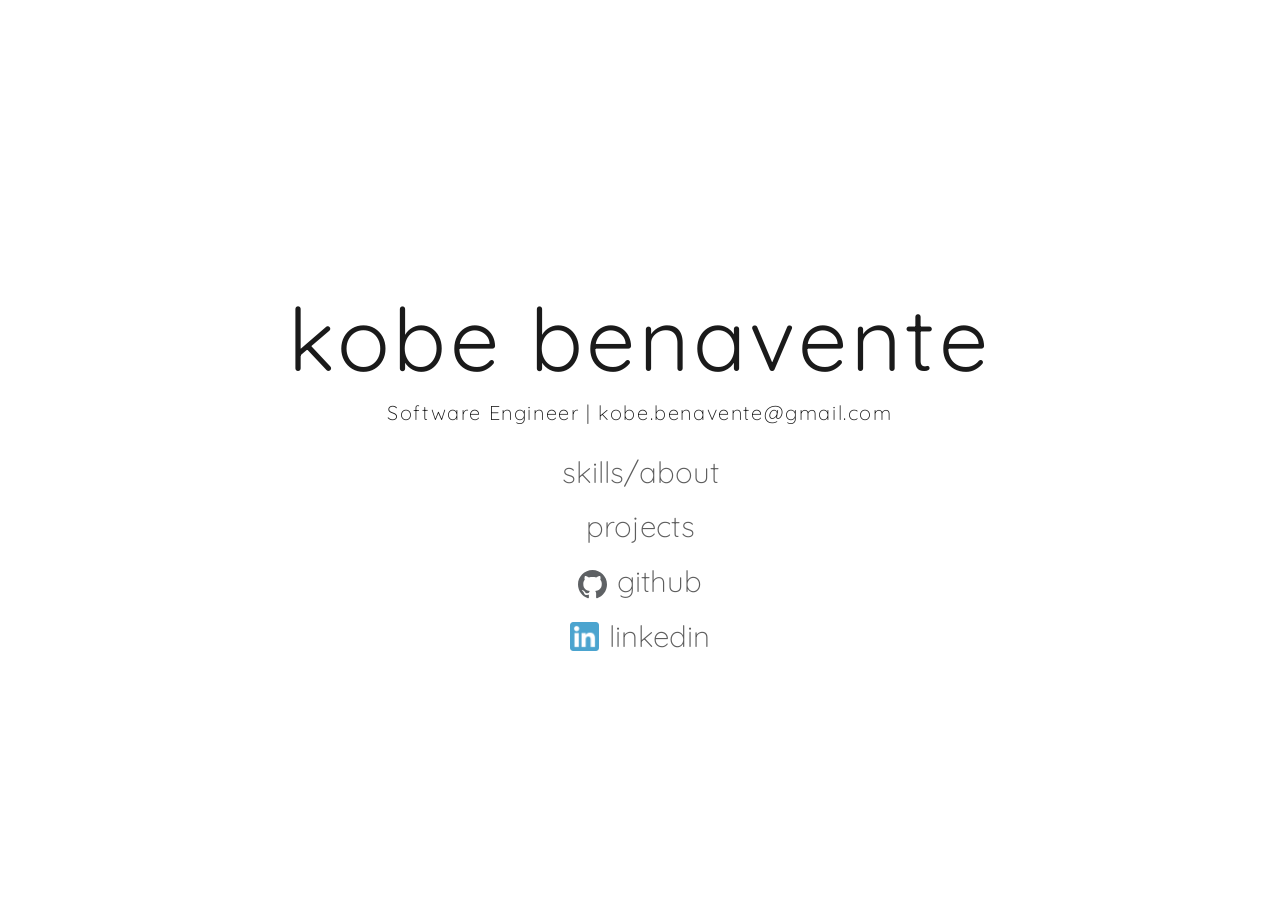
<file: index.html>
﻿<!DOCTYPE html>
<html lang="en">
<head>
  <meta charset="UTF-8" />
  <meta name="viewport" content="width=device-width, initial-scale=1.0" />
  <title>Kobe Benavente</title>
  <link rel="icon" type="image/png" href="Images/website_logo.png" />
  <link rel="preconnect" href="https://fonts.googleapis.com" />
    <link rel="preconnect" href="https://fonts.gstatic.com" crossorigin />
  <link href="https://fonts.googleapis.com/css2?family=Quicksand:wght@300..700&display=swap" rel="stylesheet" />
  <link rel="stylesheet" href="css/style.css" />
</head>
<body>
  <main class="home">
    <div class="title-wrap">
      <svg viewBox="0 0 700 160" xmlns="http://www.w3.org/2000/svg" class="arched-title">
        <defs>
          <path id="arc" d="M 60,100 Q 350,100 640,100" />
        </defs>
        <text>
          <textPath href="#arc" startOffset="50%" text-anchor="middle">
            kobe benavente
          </textPath>
        </text>
      </svg>
    </div>

    <p class="tagline">Software Engineer | kobe.benavente@gmail.com</p>

    <nav class="menu">
      <a href="skills.html" class="menu-item"> Skills/About </a>
      <a href="projects.html" class="menu-item">Projects</a>
      <a href="https://github.com/kobebenavente" target="_blank" rel="noopener" class="menu-item"><img src="Images/githublogo.svg" class="nav-logo" alt="" />GitHub</a>
      <a href="https://www.linkedin.com/in/kobebenavente/" target="_blank" rel="noopener" class="menu-item"><img src="Images/linkedinlogo.webp" class="nav-logo nav-logo--linkedin" alt="" />LinkedIn</a>
    </nav>
  </main>

  <script src="js/main.js"></script>
</body>
</html>
</file>
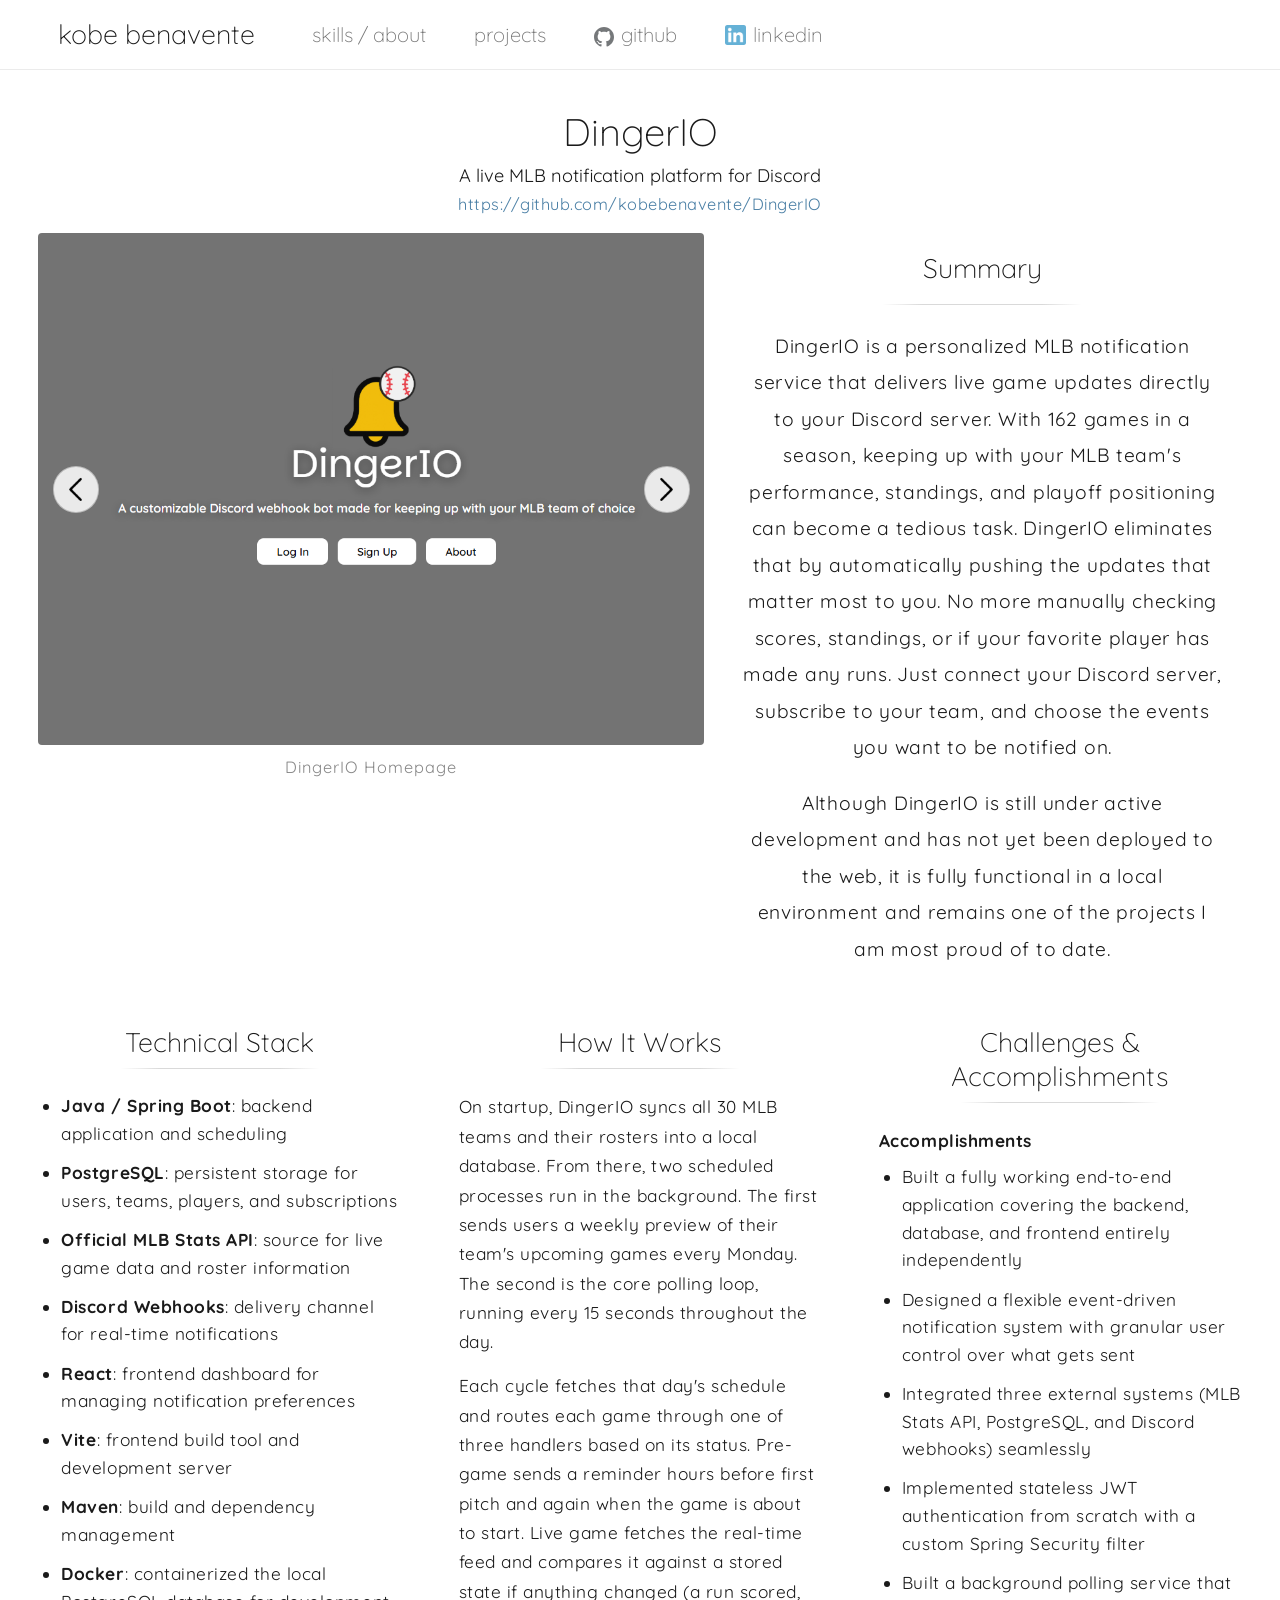
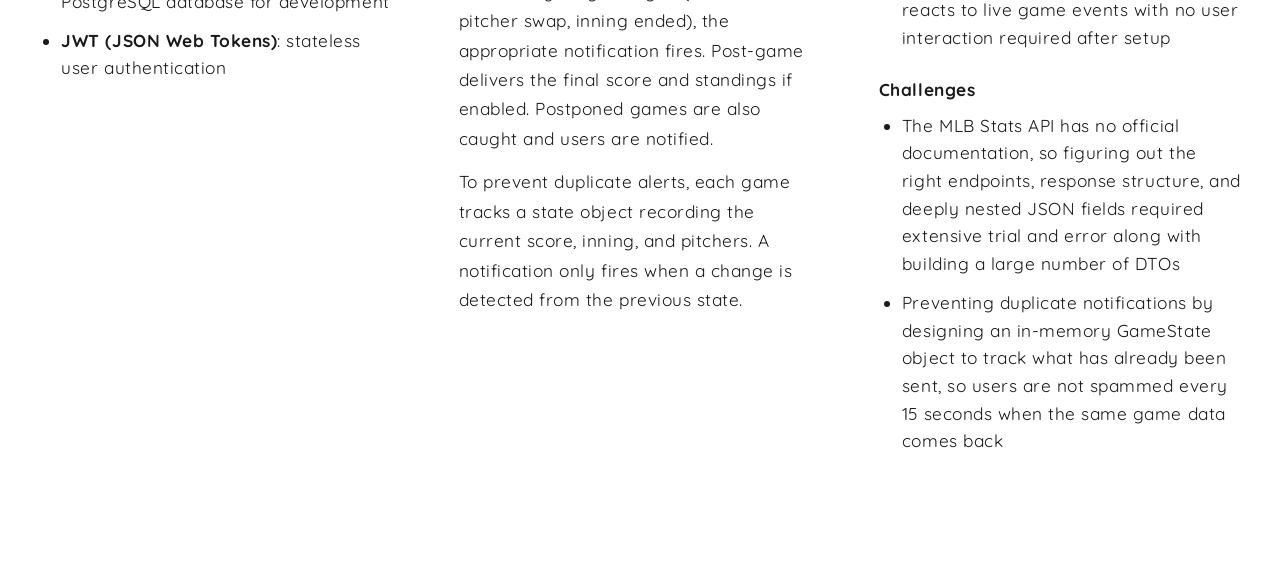
<file: dingerio.html>
﻿<!DOCTYPE html>
<html lang="en">
<head>
  <meta charset="UTF-8" />
  <meta name="viewport" content="width=device-width, initial-scale=1.0" />
  <title>Kobe Benavente — DingerIO</title>
  <link rel="icon" type="image/png" href="Images/website_logo.png" />
  <link rel="preconnect" href="https://fonts.googleapis.com" />
    <link rel="preconnect" href="https://fonts.gstatic.com" crossorigin />
  <link href="https://fonts.googleapis.com/css2?family=Quicksand:wght@300..700&display=swap" rel="stylesheet" />
  <link rel="stylesheet" href="css/style.css" />
</head>
<body class="inner-page">

  <header class="site-header">
    <a href="index.html" class="site-name">kobe benavente</a>
    <nav class="top-nav">
      <a href="skills.html" class="top-nav-item">Skills / About</a>
      <a href="projects.html" class="top-nav-item">Projects</a>
      <a href="https://github.com/kobebenavente" target="_blank" rel="noopener" class="top-nav-item"><img src="Images/githublogo.svg" class="nav-logo" alt="" />GitHub</a>
      <a href="https://www.linkedin.com/in/kobebenavente/" target="_blank" rel="noopener" class="top-nav-item"><img src="Images/linkedinlogo.webp" class="nav-logo nav-logo--linkedin" alt="" />LinkedIn</a>
    </nav>
  </header>

  <main class="project-page">

    <div class="project-page-header">
      <h1 class="project-page-title">DingerIO</h1>
      <p class="project-page-subtitle">A live MLB notification platform for Discord</p>
      <p class="project-repo"><a href="https://github.com/kobebenavente/DingerIO" target="_blank" rel="noopener" class="project-repo-link">https://github.com/kobebenavente/DingerIO</a></p>
    </div>

    <div class="project-page-body">

      <!-- Carousel -->
      <div class="carousel">
        <div class="carousel-track-wrap">
          <img src="Images/dinger_screenshots/dinger_homepage.png" alt="DingerIO screenshot" class="carousel-slide active" />
          <img src="Images/dinger_screenshots/team_picker.png" alt="DingerIO screenshot" class="carousel-slide" />
          <img src="Images/dinger_screenshots/team_dashboard.png" alt="DingerIO screenshot" class="carousel-slide" />
          <img src="Images/dinger_screenshots/scoring_screenshot.png" alt="DingerIO screenshot" class="carousel-slide carousel-slide--narrow" />
          <img src="Images/dinger_screenshots/standings_message.png" alt="DingerIO screenshot" class="carousel-slide carousel-slide--narrow" />
          <button class="carousel-btn carousel-btn--prev" aria-label="Previous"><img src="Images/next.png" class="carousel-arrow-icon flipped" /></button>
          <button class="carousel-btn carousel-btn--next" aria-label="Next"><img src="Images/next.png" class="carousel-arrow-icon" /></button>
        </div>
        <p class="carousel-caption" id="carousel-caption">DingerIO Homepage</p>
      </div>

      <!-- Description -->
      <div class="project-page-desc">
        <h2 class="project-page-section-title">Summary</h2>
        <p>DingerIO is a personalized MLB notification service that delivers live game updates directly to your
          Discord server. With 162 games in a season, keeping up with your MLB team's performance, standings, and playoff
          positioning can become a tedious task. DingerIO eliminates that by automatically pushing the updates that matter most to you. No more
          manually checking scores, standings, or if your favorite player has made any runs. Just connect your Discord server, subscribe to your team, and choose the events you want to be notified on.</p>
        <p style="margin-top: 1rem;">Although DingerIO is still under active development and has not yet been deployed to the web, it is fully functional in a local environment and remains one of the projects I am most proud of to date.</p>
      </div>

    </div>

    <!-- Bottom sections row -->
    <div class="project-bottom-row">

      <div class="project-bottom-col">
        <h2 class="project-page-section-title">Technical Stack</h2>
        <ul class="tech-stack-list">
          <li><span class="tech-name">Java / Spring Boot</span>: backend application and scheduling</li>
          <li><span class="tech-name">PostgreSQL</span>: persistent storage for users, teams, players, and subscriptions</li>
          <li><span class="tech-name">Official MLB Stats API</span>: source for live game data and roster information</li>
          <li><span class="tech-name">Discord Webhooks</span>: delivery channel for real-time notifications</li>
          <li><span class="tech-name">React</span>: frontend dashboard for managing notification preferences</li>
          <li><span class="tech-name">Vite</span>: frontend build tool and development server</li>
          <li><span class="tech-name">Maven</span>: build and dependency management</li>
          <li><span class="tech-name">Docker</span>: containerized the local PostgreSQL database for development</li>
          <li><span class="tech-name">JWT (JSON Web Tokens)</span>: stateless user authentication</li>
        </ul>
      </div>

      <div class="project-bottom-col">
        <h2 class="project-page-section-title">How It Works</h2>
        <p class="project-bottom-text">On startup, DingerIO syncs all 30 MLB teams and their rosters into a local database. From there, two scheduled processes run in the background. The first sends users a weekly preview of their team's upcoming games every Monday. The second is the core polling loop, running every 15 seconds throughout the day.</p>
        <p class="project-bottom-text" style="margin-top:0.75rem;">Each cycle fetches that day's schedule and routes each game through one of three handlers based on its status. Pre-game sends a reminder hours before first pitch and again when the game is about to start. Live game fetches the real-time feed and compares it against a stored state if anything changed (a run scored, pitcher swap, inning ended), the appropriate notification fires. Post-game delivers the final score and standings if enabled. Postponed games are also caught and users are notified.</p>
        <p class="project-bottom-text" style="margin-top:0.75rem;">To prevent duplicate alerts, each game tracks a state object recording the current score, inning, and pitchers. A notification only fires when a change is detected from the previous state.</p>
      </div>

      <div class="project-bottom-col">
        <h2 class="project-page-section-title">Challenges & Accomplishments</h2>
        <p class="project-bottom-text" style="font-weight:700; margin-bottom:0.4rem;">Accomplishments</p>
        <ul class="tech-stack-list" style="margin-bottom:1.2rem;">
          <li>Built a fully working end-to-end application covering the backend, database, and frontend entirely independently</li>
          <li>Designed a flexible event-driven notification system with granular user control over what gets sent</li>
          <li>Integrated three external systems (MLB Stats API, PostgreSQL, and Discord webhooks) seamlessly</li>
          <li>Implemented stateless JWT authentication from scratch with a custom Spring Security filter</li>
          <li>Built a background polling service that reacts to live game events with no user interaction required after setup</li>
        </ul>
        <p class="project-bottom-text" style="font-weight:700; margin-bottom:0.4rem;">Challenges</p>
        <ul class="tech-stack-list">
          <li>The MLB Stats API has no official documentation, so figuring out the right endpoints, response structure, and deeply nested JSON fields required extensive trial and error along with building a large number of DTOs</li>
          <li>Preventing duplicate notifications by designing an in-memory GameState object to track what has already been sent, so users are not spammed every 15 seconds when the same game data comes back</li>
        </ul>
      </div>

    </div>

  </main>

  <script src="js/main.js"></script>
  <script>
    (function() {
      const slides = Array.from(document.querySelectorAll('.carousel-slide'));
      const caption = document.getElementById('carousel-caption');
      const captions = [
        'DingerIO Homepage',
        'Choose Your Team',
        'Team Dashboard',
        'Live Scoring Notifications',
        'Live Standings Updates'
      ];
      let idx = 0;

      function goTo(n) {
        slides[idx].classList.remove('active');
        idx = (n + slides.length) % slides.length;
        slides[idx].classList.add('active');
        caption.textContent = captions[idx];
      }

      document.querySelector('.carousel-btn--prev').addEventListener('click', () => goTo(idx - 1));
      document.querySelector('.carousel-btn--next').addEventListener('click', () => goTo(idx + 1));
    })();
  </script>
</body>
</html>
</file>
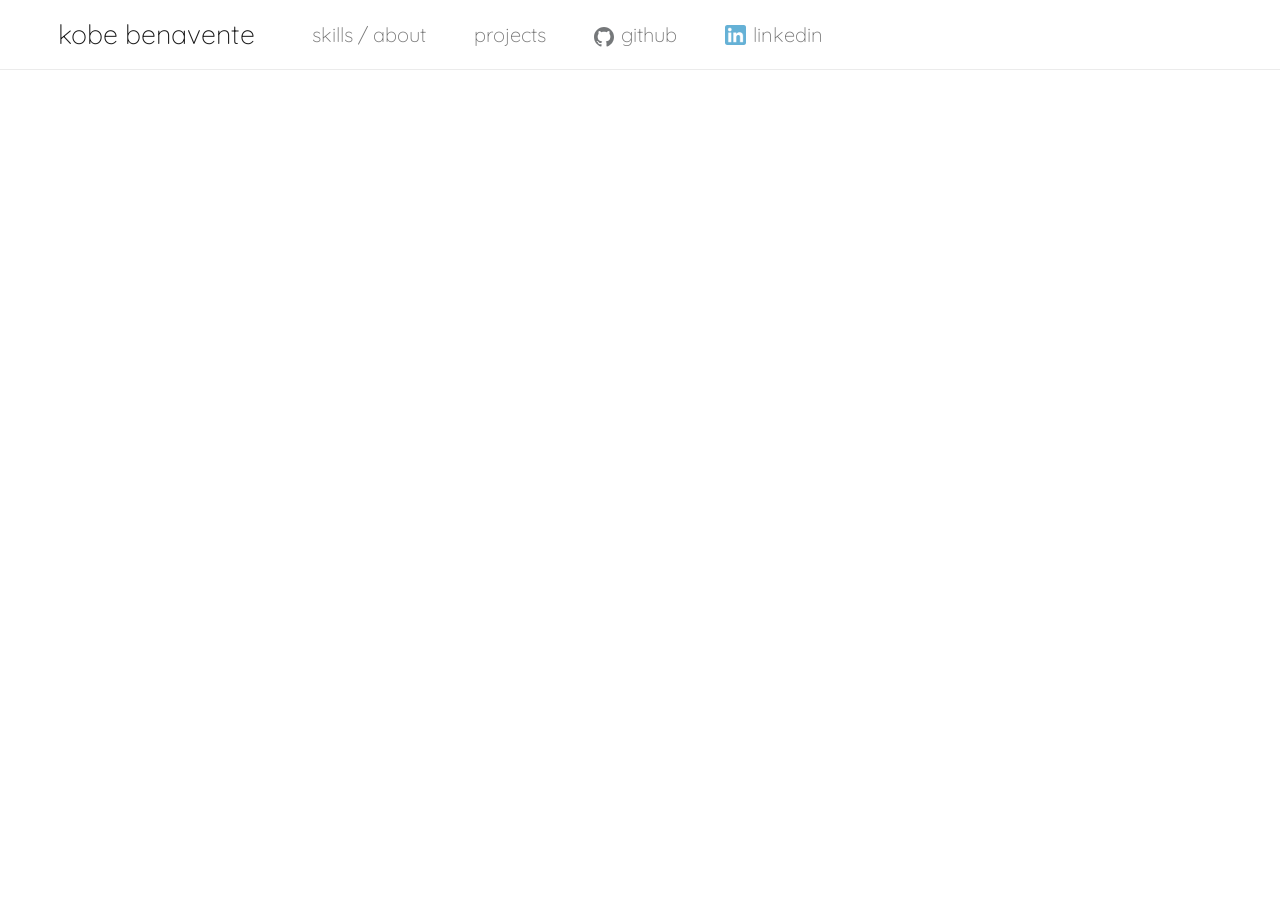
<file: fileorganizer.html>
﻿<!DOCTYPE html>
<html lang="en">
<head>
  <meta charset="UTF-8" />
  <meta name="viewport" content="width=device-width, initial-scale=1.0" />
  <title>Kobe Benavente — Fileorganizer</title>
  <link rel="icon" type="image/png" href="Images/website_logo.png" />
  <link rel="preconnect" href="https://fonts.googleapis.com" />
    <link rel="preconnect" href="https://fonts.gstatic.com" crossorigin />
  <link href="https://fonts.googleapis.com/css2?family=Quicksand:wght@300..700&display=swap" rel="stylesheet" />
  <link rel="stylesheet" href="css/style.css" />
</head>
<body class="inner-page">

  <header class="site-header">
    <a href="index.html" class="site-name">kobe benavente</a>
    <nav class="top-nav">
      <a href="skills.html" class="top-nav-item">Skills / About</a>
      <a href="projects.html" class="top-nav-item">Projects</a>
      <a href="https://github.com/kobebenavente" target="_blank" rel="noopener" class="top-nav-item"><img src="Images/githublogo.svg" class="nav-logo" alt="" />GitHub</a>
      <a href="https://www.linkedin.com/in/kobebenavente/" target="_blank" rel="noopener" class="top-nav-item"><img src="Images/linkedinlogo.webp" class="nav-logo nav-logo--linkedin" alt="" />LinkedIn</a>
    </nav>
  </header>

  <main class="project-page">
  </main>

  <script src="js/main.js"></script>
</body>
</html>
</file>
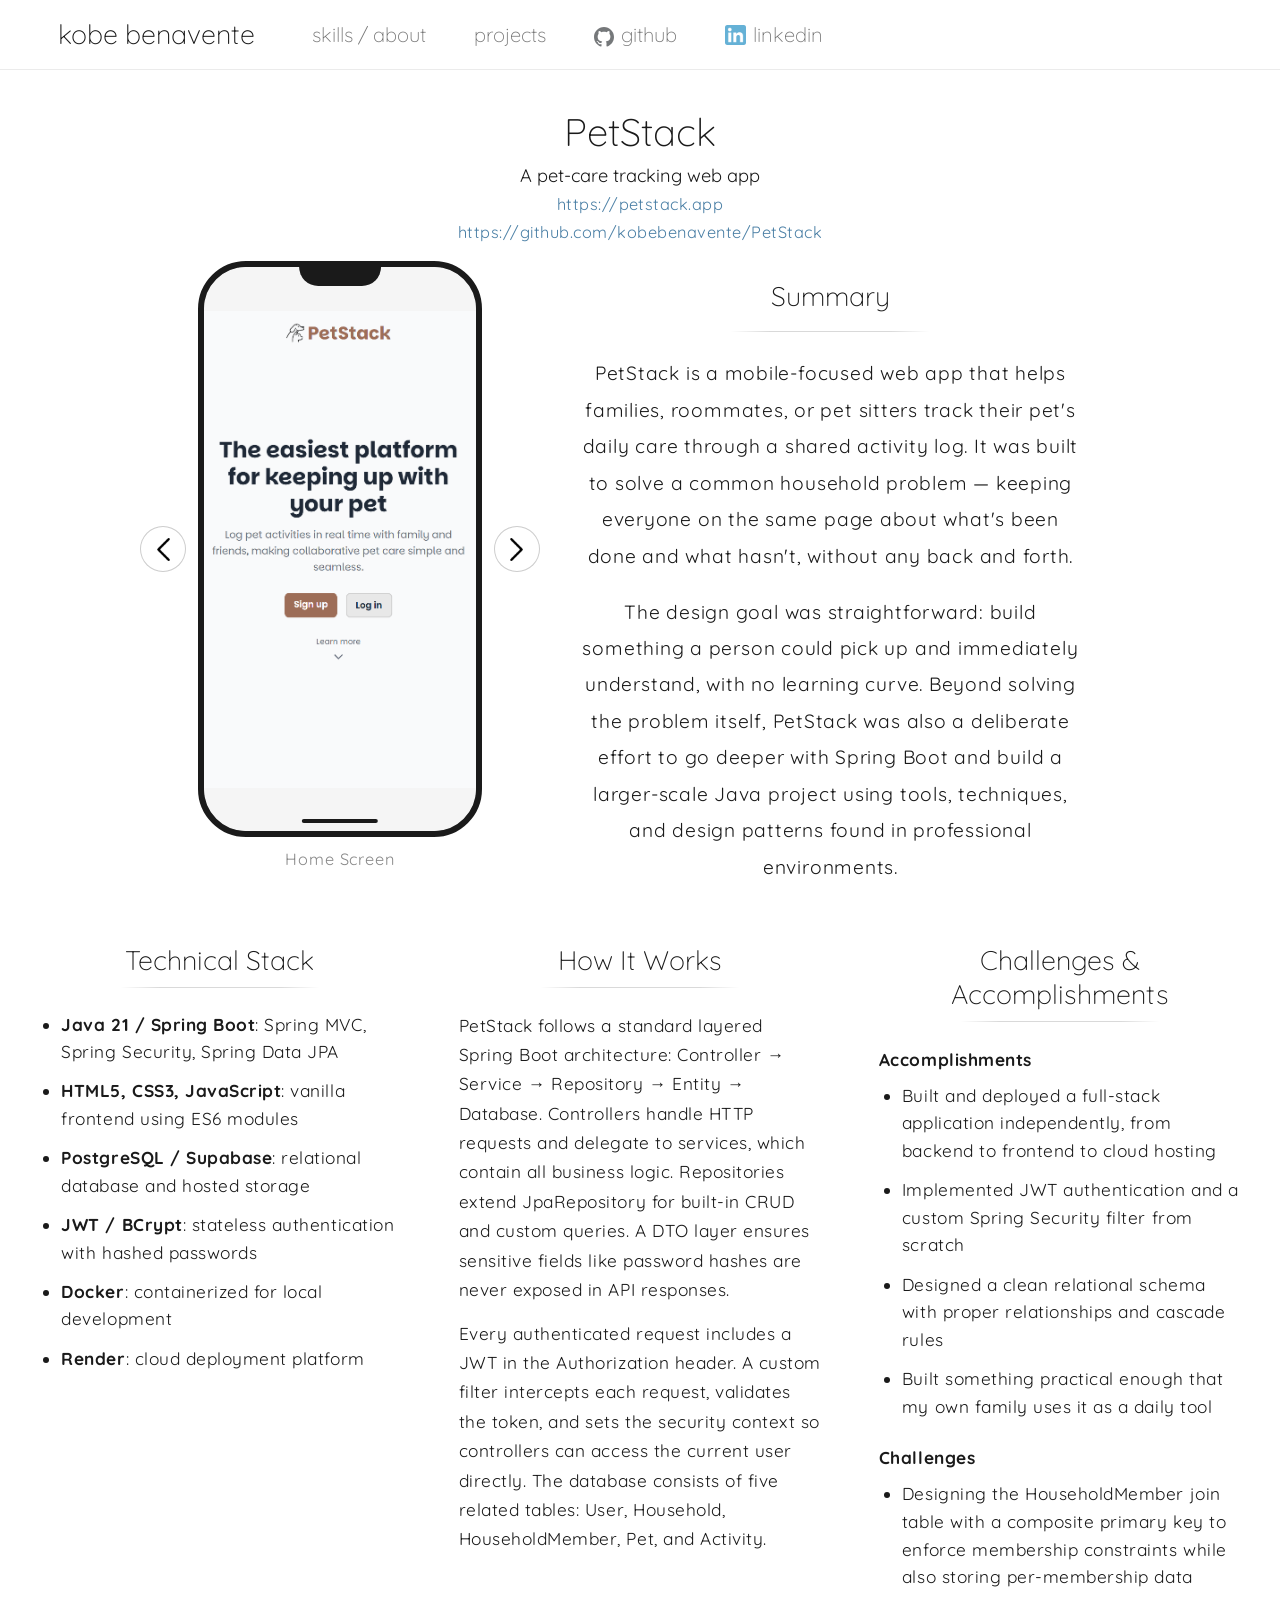
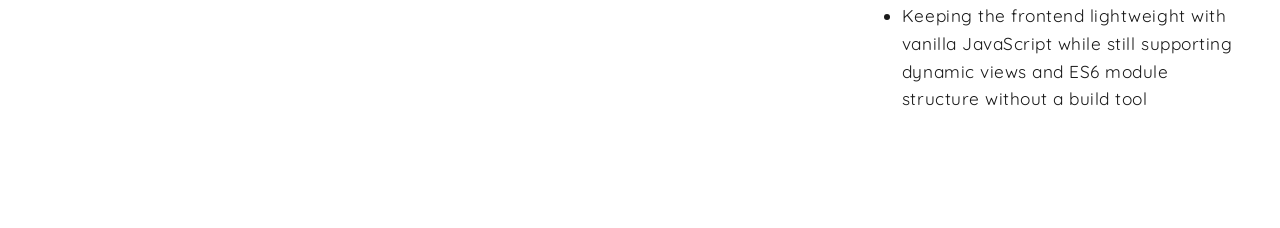
<file: petstack.html>
﻿<!DOCTYPE html>
<html lang="en">
<head>
  <meta charset="UTF-8" />
  <meta name="viewport" content="width=device-width, initial-scale=1.0" />
  <title>Kobe Benavente — PetStack</title>
  <link rel="icon" type="image/png" href="Images/website_logo.png" />
  <link rel="preconnect" href="https://fonts.googleapis.com" />
    <link rel="preconnect" href="https://fonts.gstatic.com" crossorigin />
  <link href="https://fonts.googleapis.com/css2?family=Quicksand:wght@300..700&display=swap" rel="stylesheet" />
  <link rel="stylesheet" href="css/style.css" />
</head>
<body class="inner-page">

  <header class="site-header">
    <a href="index.html" class="site-name">kobe benavente</a>
    <nav class="top-nav">
      <a href="skills.html" class="top-nav-item">Skills / About</a>
      <a href="projects.html" class="top-nav-item">Projects</a>
      <a href="https://github.com/kobebenavente" target="_blank" rel="noopener" class="top-nav-item"><img src="Images/githublogo.svg" class="nav-logo" alt="" />GitHub</a>
      <a href="https://www.linkedin.com/in/kobebenavente/" target="_blank" rel="noopener" class="top-nav-item"><img src="Images/linkedinlogo.webp" class="nav-logo nav-logo--linkedin" alt="" />LinkedIn</a>
    </nav>
  </header>

  <main class="project-page">

    <div class="project-page-header">
      <h1 class="project-page-title">PetStack</h1>
      <p class="project-page-subtitle">A pet-care tracking web app</p>
      <p class="project-repo"><a href="https://petstack.app/" target="_blank" rel="noopener" class="project-repo-link">https://petstack.app</a></p>
      <p class="project-repo"><a href="https://github.com/kobebenavente/PetStack" target="_blank" rel="noopener" class="project-repo-link">https://github.com/kobebenavente/PetStack</a></p>
    </div>

    <div class="project-page-body project-page-body--portrait">

      <!-- Carousel -->
      <div class="carousel carousel--portrait">
        <div class="carousel--portrait-inner">
          <button class="carousel-btn carousel-btn--outside carousel-btn--prev" aria-label="Previous"><img src="Images/next.png" class="carousel-arrow-icon flipped" /></button>
          <div class="carousel-track-wrap carousel-track-wrap--portrait">
            <img src="Images/petstack_screenshots/petstack_home.png" alt="PetStack screenshot" class="carousel-slide active" />
            <img src="Images/petstack_screenshots/petstack-dashboard.png" alt="PetStack screenshot" class="carousel-slide" />
            <img src="Images/petstack_screenshots/petstack_logging.png" alt="PetStack screenshot" class="carousel-slide" />
          </div>
          <button class="carousel-btn carousel-btn--outside carousel-btn--next" aria-label="Next"><img src="Images/next.png" class="carousel-arrow-icon" /></button>
        </div>
        <p class="carousel-caption" id="carousel-caption">Home Screen</p>
      </div>

      <!-- Description -->
      <div class="project-page-desc">
        <h2 class="project-page-section-title">Summary</h2>
        <p>PetStack is a mobile-focused web app that helps families, roommates, or pet sitters track their pet's daily care through a shared activity log. It was built to solve a common household problem — keeping everyone on the same page about what's been done and what hasn't, without any back and forth.</p>
        <p style="margin-top: 1rem;">The design goal was straightforward: build something a person could pick up and immediately understand, with no learning curve. Beyond solving the problem itself, PetStack was also a deliberate effort to go deeper with Spring Boot and build a larger-scale Java project using tools, techniques, and design patterns found in professional environments.</p>
      </div>

    </div>

    <!-- Bottom sections row -->
    <div class="project-bottom-row">

      <div class="project-bottom-col">
        <h2 class="project-page-section-title">Technical Stack</h2>
        <ul class="tech-stack-list">
          <li><span class="tech-name">Java 21 / Spring Boot</span>: Spring MVC, Spring Security, Spring Data JPA</li>
          <li><span class="tech-name">HTML5, CSS3, JavaScript</span>: vanilla frontend using ES6 modules</li>
          <li><span class="tech-name">PostgreSQL / Supabase</span>: relational database and hosted storage</li>
          <li><span class="tech-name">JWT / BCrypt</span>: stateless authentication with hashed passwords</li>
          <li><span class="tech-name">Docker</span>: containerized for local development</li>
          <li><span class="tech-name">Render</span>: cloud deployment platform</li>
        </ul>
      </div>

      <div class="project-bottom-col">
        <h2 class="project-page-section-title">How It Works</h2>
        <p class="project-bottom-text">PetStack follows a standard layered Spring Boot architecture: Controller → Service → Repository → Entity → Database. Controllers handle HTTP requests and delegate to services, which contain all business logic. Repositories extend JpaRepository for built-in CRUD and custom queries. A DTO layer ensures sensitive fields like password hashes are never exposed in API responses.</p>
        <p class="project-bottom-text" style="margin-top: 0.75rem;">Every authenticated request includes a JWT in the Authorization header. A custom filter intercepts each request, validates the token, and sets the security context so controllers can access the current user directly. The database consists of five related tables: User, Household, HouseholdMember, Pet, and Activity.</p>
      </div>

      <div class="project-bottom-col">
        <h2 class="project-page-section-title">Challenges & Accomplishments</h2>
        <p class="project-bottom-text" style="font-weight:700; margin-bottom:0.4rem;">Accomplishments</p>
        <ul class="tech-stack-list" style="margin-bottom:1.2rem;">
          <li>Built and deployed a full-stack application independently, from backend to frontend to cloud hosting</li>
          <li>Implemented JWT authentication and a custom Spring Security filter from scratch</li>
          <li>Designed a clean relational schema with proper relationships and cascade rules</li>
          <li>Built something practical enough that my own family uses it as a daily tool</li>
        </ul>
        <p class="project-bottom-text" style="font-weight:700; margin-bottom:0.4rem;">Challenges</p>
        <ul class="tech-stack-list">
          <li>Designing the HouseholdMember join table with a composite primary key to enforce membership constraints while also storing per-membership data</li>
          <li>Keeping the frontend lightweight with vanilla JavaScript while still supporting dynamic views and ES6 module structure without a build tool</li>
        </ul>
      </div>

    </div>

  </main>

  <script src="js/main.js"></script>
  <script>
    (function() {
      const slides = Array.from(document.querySelectorAll('.carousel-slide'));
      const caption = document.getElementById('carousel-caption');
      const captions = ['Home Screen', 'Dashboard', 'Logging'];
      let idx = 0;

      function goTo(n) {
        slides[idx].classList.remove('active');
        idx = (n + slides.length) % slides.length;
        slides[idx].classList.add('active');
        caption.textContent = captions[idx];
      }

      document.querySelector('.carousel-btn--prev').addEventListener('click', () => goTo(idx - 1));
      document.querySelector('.carousel-btn--next').addEventListener('click', () => goTo(idx + 1));
    })();
  </script>
</body>
</html>
</file>
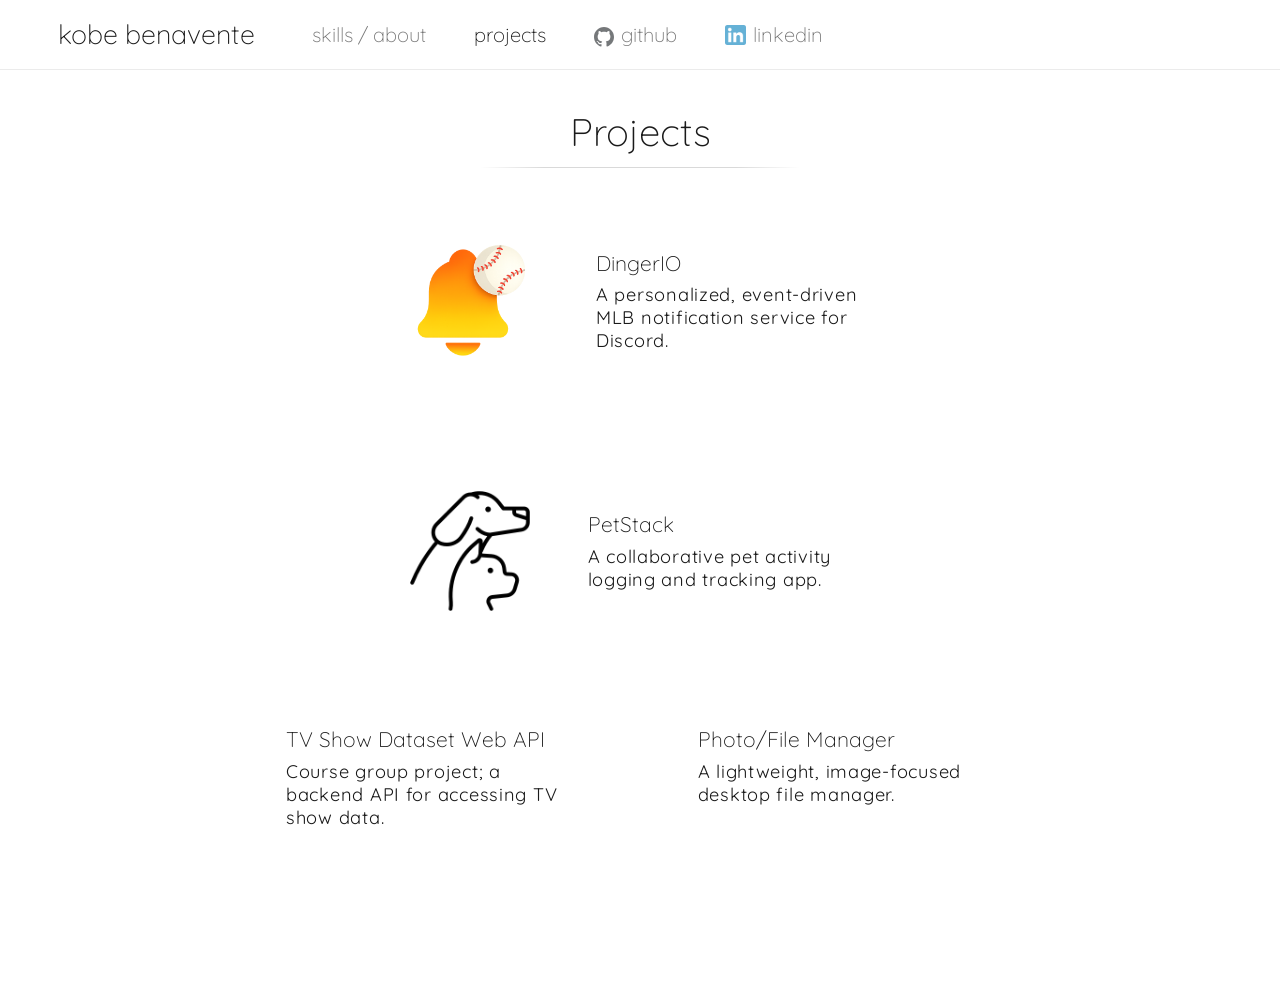
<file: projects.html>
﻿<!DOCTYPE html>
<html lang="en">
<head>
  <meta charset="UTF-8" />
  <meta name="viewport" content="width=device-width, initial-scale=1.0" />
  <title>Kobe Benavente — Projects</title>
  <link rel="icon" type="image/png" href="Images/website_logo.png" />
  <link rel="preconnect" href="https://fonts.googleapis.com" />
    <link rel="preconnect" href="https://fonts.gstatic.com" crossorigin />
  <link href="https://fonts.googleapis.com/css2?family=Quicksand:wght@300..700&display=swap" rel="stylesheet" />
  <link rel="stylesheet" href="css/style.css" />
</head>
<body class="inner-page">

  <header class="site-header">
    <a href="index.html" class="site-name">kobe benavente</a>
    <nav class="top-nav">
      <a href="skills.html" class="top-nav-item">Skills / About</a>
      <a href="projects.html" class="top-nav-item">Projects</a>
      <a href="https://github.com/kobebenavente" target="_blank" rel="noopener" class="top-nav-item"><img src="Images/githublogo.svg" class="nav-logo" alt="" />GitHub</a>
      <a href="https://www.linkedin.com/in/kobebenavente/" target="_blank" rel="noopener" class="top-nav-item"><img src="Images/linkedinlogo.webp" class="nav-logo nav-logo--linkedin" alt="" />LinkedIn</a>
    </nav>
  </header>

  <main class="projects-layout">
    <h1 class="projects-heading">Projects</h1>

    <!-- Featured projects -->
    <a href="dingerio.html" class="project-featured">
      <img src="Images/dinger_logo.png" alt="DingerIO logo" class="project-logo project-logo--lg" />
      <div class="project-info">
        <h2 class="project-title">DingerIO</h2>
        <p class="project-desc">A personalized, event-driven MLB notification service for Discord.</p>
      </div>
    </a>

    <a href="petstack.html" class="project-featured" style="padding-left: 60px;">
      <img src="Images/petstack_logo.png" alt="PetStack logo" class="project-logo" />
      <div class="project-info">
        <h2 class="project-title">PetStack</h2>
        <p class="project-desc">A collaborative pet activity logging and tracking app.</p>
      </div>
    </a>

    <!-- Smaller projects -->
    <div class="project-grid">
      <a href="https://github.com/Balkirat21/tcss460-group5-tv-api" target="_blank" rel="noopener" class="project-small">
        <h2 class="project-title">TV Show Dataset Web API</h2>
        <p class="project-desc">Course group project; a backend API for accessing TV show data.</p>
      </a>
      <a href="https://github.com/kobebenavente/Photo-Manager" target="_blank" rel="noopener" class="project-small">
        <h2 class="project-title">Photo/File Manager</h2>
        <p class="project-desc">A lightweight, image-focused desktop file manager.</p>
      </a>
    </div>
  </main>

  <script src="js/main.js"></script>
</body>
</html>
</file>
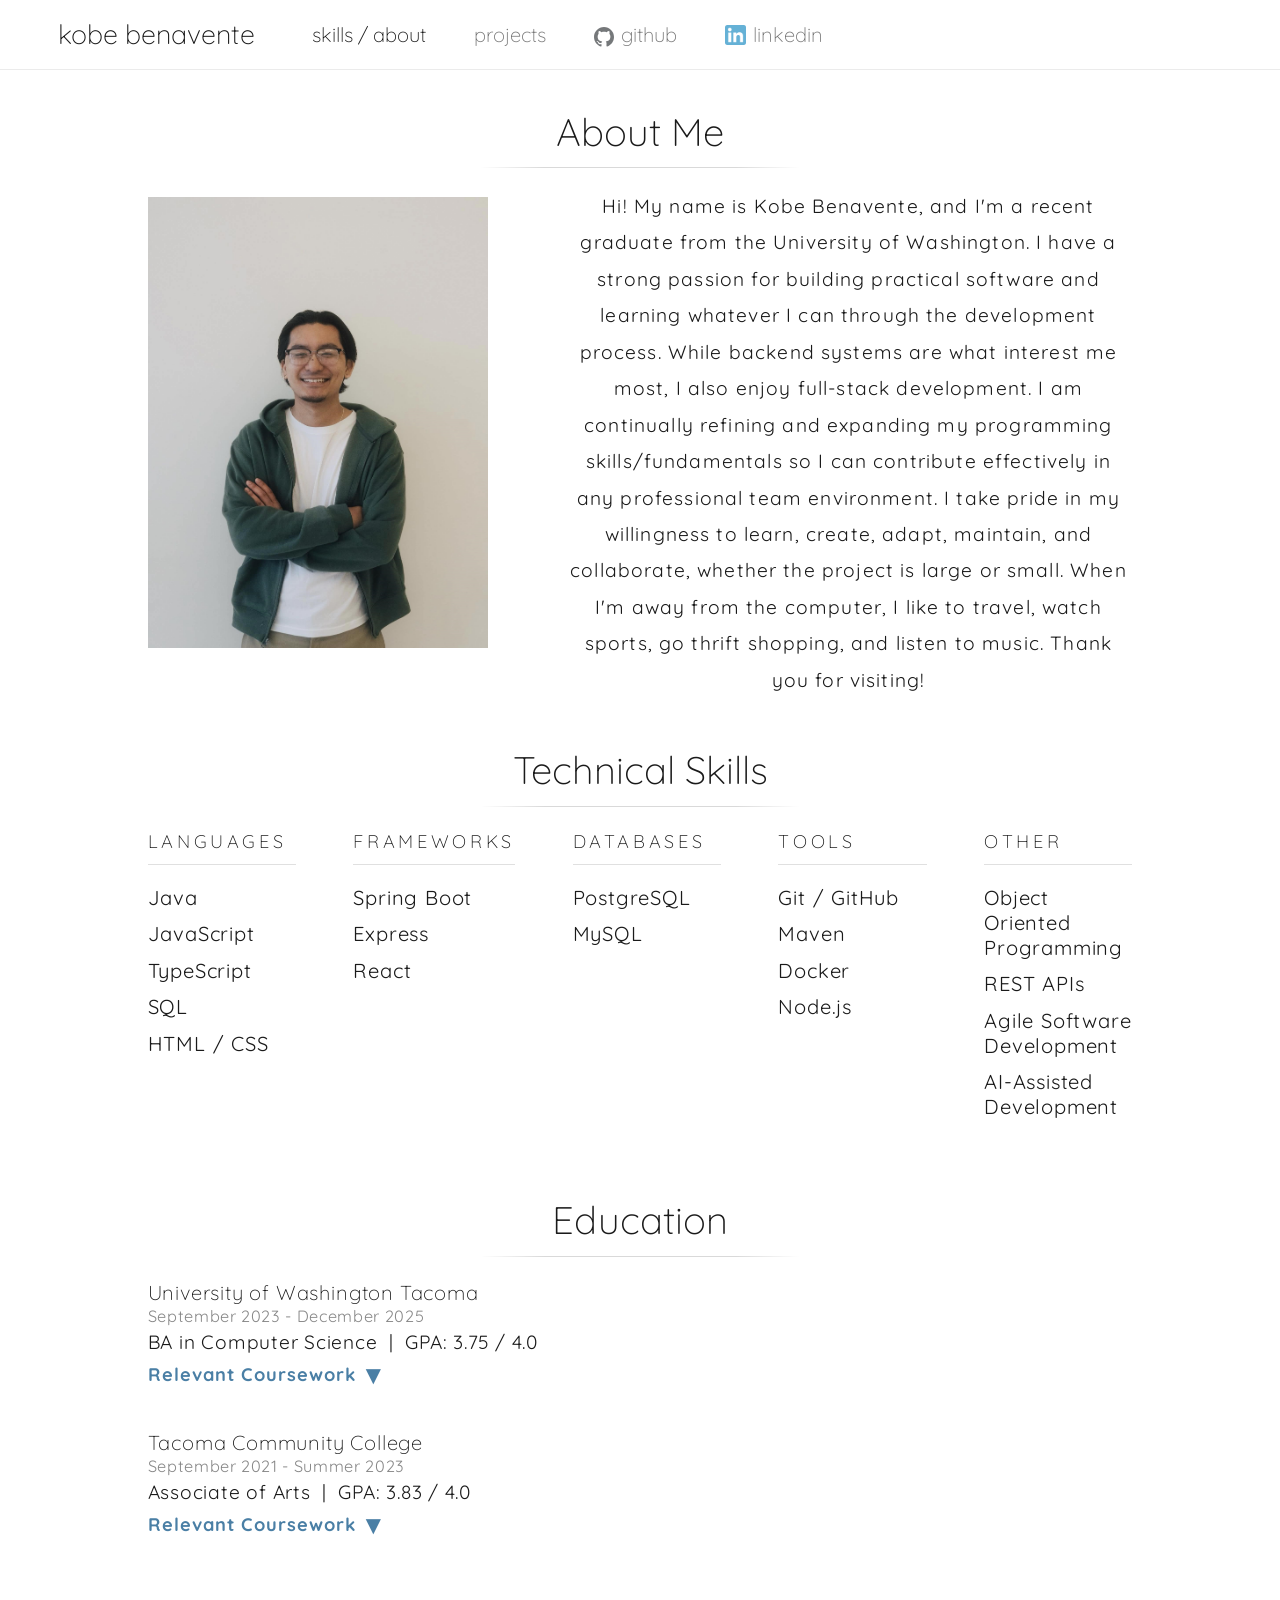
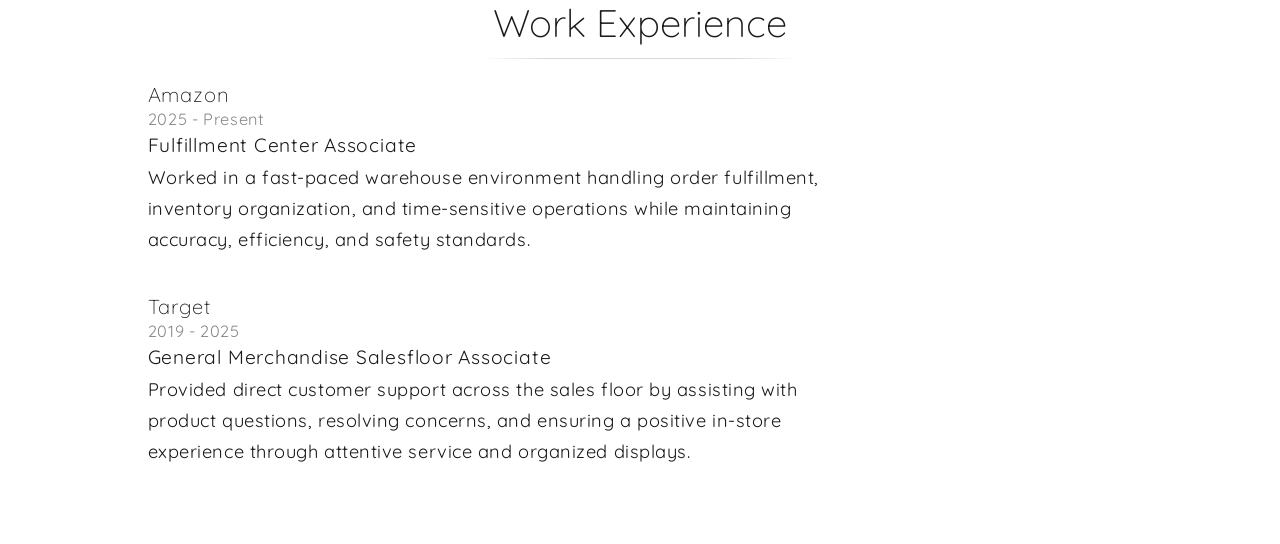
<file: skills.html>
﻿<!DOCTYPE html>
<html lang="en">
<head>
  <meta charset="UTF-8" />
  <meta name="viewport" content="width=device-width, initial-scale=1.0" />
  <title>Kobe Benavente — Skills</title>
  <link rel="icon" type="image/png" href="Images/website_logo.png" />
  <link rel="preconnect" href="https://fonts.googleapis.com" />
    <link rel="preconnect" href="https://fonts.gstatic.com" crossorigin />
  <link href="https://fonts.googleapis.com/css2?family=Quicksand:wght@300..700&display=swap" rel="stylesheet" />
  <link rel="stylesheet" href="css/style.css" />
</head>
<body class="inner-page">

  <header class="site-header">
    <a href="index.html" class="site-name">kobe benavente</a>
    <nav class="top-nav">
      <a href="skills.html" class="top-nav-item">Skills / About</a>
      <a href="projects.html" class="top-nav-item">Projects</a>
      <a href="https://github.com/kobebenavente" target="_blank" rel="noopener" class="top-nav-item"><img src="Images/githublogo.svg" class="nav-logo" alt="" />GitHub</a>
      <a href="https://www.linkedin.com/in/kobebenavente/" target="_blank" rel="noopener" class="top-nav-item"><img src="Images/linkedinlogo.webp" class="nav-logo nav-logo--linkedin" alt="" />LinkedIn</a>
    </nav>
  </header>

  <div class="about-heading-wrap">
    <h1 class="about-heading">About Me</h1>
  </div>

  <main class="about-layout">
    <div class="about-image">
      <img src="Images/kobe_headshot.jpg" alt="Kobe Benavente" />
    </div>
    <div class="about-text">
      <p class="about-body">
Hi! My name is Kobe Benavente, and I'm a recent graduate from the University of Washington.

I have a strong passion for building practical software and learning whatever I can through the development process. While backend systems are what interest me most, I also enjoy full-stack development.

I am continually refining and expanding my programming skills/fundamentals so I can contribute effectively in any professional team environment. I take pride in my willingness to learn, create, adapt, maintain, and collaborate, whether the project is large or small.

When I'm away from the computer, I like to travel, watch sports, go thrift shopping, and listen to music.

Thank you for visiting!
      </p>
    </div>
  </main>

  <section class="skills-section">
    <h2 class="skills-heading">Technical Skills</h2>
    <div class="skills-grid">

      <div class="skill-category">
        <h3 class="skill-cat-title">Languages</h3>
        <ul class="skill-list">
          <li>Java</li>
          <li>JavaScript</li>
          <li>TypeScript</li>
          <li>SQL</li>
          <li>HTML / CSS</li>
        </ul>
      </div>

      <div class="skill-category">
        <h3 class="skill-cat-title">Frameworks</h3>
        <ul class="skill-list">
          <li>Spring Boot</li>
          <li>Express</li>
          <li>React</li>
        </ul>
      </div>

      <div class="skill-category">
        <h3 class="skill-cat-title">Databases</h3>
        <ul class="skill-list">
          <li>PostgreSQL</li>
          <li>MySQL</li>
        </ul>
      </div>

      <div class="skill-category">
        <h3 class="skill-cat-title">Tools</h3>
        <ul class="skill-list">
          <li>Git / GitHub</li>
          <li>Maven</li>
          <li>Docker</li>
          <li>Node.js</li>
        </ul>
      </div>

      <div class="skill-category">
        <h3 class="skill-cat-title">Other</h3>
        <ul class="skill-list">
          <li>Object Oriented Programming</li>
          <li>REST APIs</li>
          <li>Agile Software Development</li>
          <li>AI-Assisted Development</li>
        </ul>
      </div>

    </div>
  </section>

  <section class="edu-section">
    <h2 class="skills-heading">Education</h2>
    <p class="edu-university">University of Washington Tacoma</p>
    <p class="edu-dates">September 2023 - December 2025</p>
    <p class="edu-details">BA in Computer Science &nbsp;|&nbsp; GPA: 3.75 / 4.0</p>
    <details class="coursework">
      <summary class="coursework-toggle">Relevant Coursework</summary>
      <ul class="coursework-list">
        <li>Data Structures &amp; Algorithms</li>
        <li>Client/Server Programming</li>
        <li>Database Design</li>
        <li>Software Development and Quality Assurance</li>
        <li>Java Programming</li>
        <li>Machine Organization</li>
        <li>Discrete Mathematics</li>
        <li>Statistics</li>
        <li>Data Management</li>
        <li>Cloud Computing</li>
      </ul>
    </details>

    <p class="edu-university" style="margin-top: 2rem;">Tacoma Community College</p>
    <p class="edu-dates">September 2021 - Summer 2023</p>
    <p class="edu-details">Associate of Arts &nbsp;|&nbsp; GPA: 3.83 / 4.0</p>
    <details class="coursework">
      <summary class="coursework-toggle">Relevant Coursework</summary>
      <ul class="coursework-list">
        <li>Computer Programming</li>
        <li>Physics</li>
        <li>Calculus 1 &amp; 2</li>
      </ul>
    </details>
  </section>

  <section class="work-section">
    <h2 class="skills-heading">Work Experience</h2>

    <div class="work-entry">
      <p class="edu-university">Amazon</p>
      <p class="edu-dates">2025 - Present</p>
      <p class="edu-details">Fulfillment Center Associate</p>
      <p class="work-desc">Worked in a fast-paced warehouse environment handling order fulfillment, inventory organization, and time-sensitive operations while maintaining accuracy, efficiency, and safety standards.</p>
    </div>

    <div class="work-entry">
      <p class="edu-university">Target</p>
      <p class="edu-dates">2019 - 2025</p>
      <p class="edu-details">General Merchandise Salesfloor Associate</p>
      <p class="work-desc">Provided direct customer support across the sales floor by assisting with product questions, resolving concerns, and ensuring a positive in-store experience through attentive service and organized displays.</p>
    </div>
  </section>

  <script src="js/main.js"></script>
</body>
</html>
</file>
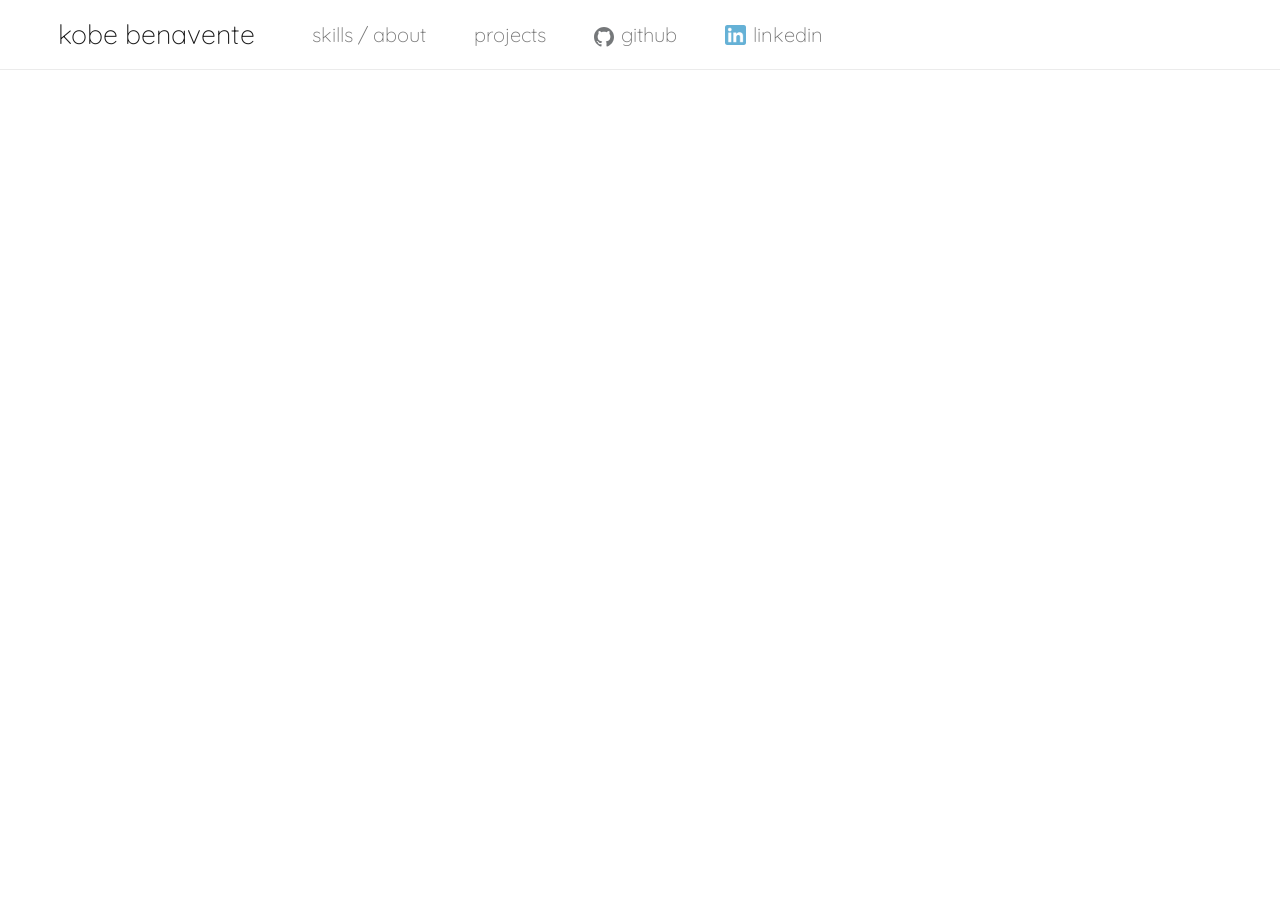
<file: tvshow.html>
﻿<!DOCTYPE html>
<html lang="en">
<head>
  <meta charset="UTF-8" />
  <meta name="viewport" content="width=device-width, initial-scale=1.0" />
  <title>Kobe Benavente — Tvshow</title>
  <link rel="icon" type="image/png" href="Images/website_logo.png" />
  <link rel="preconnect" href="https://fonts.googleapis.com" />
    <link rel="preconnect" href="https://fonts.gstatic.com" crossorigin />
  <link href="https://fonts.googleapis.com/css2?family=Quicksand:wght@300..700&display=swap" rel="stylesheet" />
  <link rel="stylesheet" href="css/style.css" />
</head>
<body class="inner-page">

  <header class="site-header">
    <a href="index.html" class="site-name">kobe benavente</a>
    <nav class="top-nav">
      <a href="skills.html" class="top-nav-item">Skills / About</a>
      <a href="projects.html" class="top-nav-item">Projects</a>
      <a href="https://github.com/kobebenavente" target="_blank" rel="noopener" class="top-nav-item"><img src="Images/githublogo.svg" class="nav-logo" alt="" />GitHub</a>
      <a href="https://www.linkedin.com/in/kobebenavente/" target="_blank" rel="noopener" class="top-nav-item"><img src="Images/linkedinlogo.webp" class="nav-logo nav-logo--linkedin" alt="" />LinkedIn</a>
    </nav>
  </header>

  <main class="project-page">
  </main>

  <script src="js/main.js"></script>
</body>
</html>
</file>
<file: css/style.css>
*, *::before, *::after {
  box-sizing: border-box;
  margin: 0;
  padding: 0;
}

body {
  background: #fff;
  color: #1a1a1a;
  font-family: 'Quicksand', sans-serif;
  min-height: 100vh;
  display: flex;
  align-items: center;
  justify-content: center;
}

/* ── Home layout ── */
.home {
  display: flex;
  flex-direction: column;
  align-items: center;
  gap: 0rem;
}

/* ── Arched title ── */
.title-wrap {
  width: min(900px, 95vw);
  margin-bottom: 0.15rem;
}

.arched-title {
  width: 100%;
  height: auto;
  overflow: visible;
}

.arched-title text {
  font-family: 'Quicksand', sans-serif;
  font-size: 68px;
  fill: #1a1a1a;
  letter-spacing: 0.04em;
}

/* ── Tagline ── */
.tagline {
  font-family: 'Quicksand', sans-serif;
  font-size: clamp(1.25rem, 2vw, 1.2rem);
  font-weight: 300;
  letter-spacing: 0.08em;
  color: #1a1a1a;
  text-align: center;
  margin-top: clamp(-3.4rem, -6vw, -2rem);
  margin-bottom: 0.5rem;
}

/* ── Menu ── */
.menu {
  display: flex;
  flex-direction: column;
  align-items: center;
  gap: 0.6rem;
  list-style: none;
  margin-top: 1rem;
}

.menu-item {
  font-family: 'Quicksand', sans-serif;
  font-size: 1.85rem;
  font-weight: 300;
  letter-spacing: normal;
  text-transform: lowercase;
  text-decoration: none;
  color: #1a1a1a;
  opacity: 0.7;
  transition: opacity 0.2s ease;
  padding: 0.25rem 0;
}

.menu-item:hover {
  opacity: 1;
  text-shadow: 0 0 12px rgba(0,0,0,0.15);
}

/* ── Inner page font scale ── */
html:has(body.inner-page) {
  font-size: 120%;
}

/* ── Inner page body ── */
body.inner-page {
  align-items: flex-start;
  justify-content: flex-start;
  flex-direction: column;
  min-height: 100vh;
}

/* ── Site header ── */
.site-header {
  width: 100%;
  display: flex;
  align-items: center;
  justify-content: flex-start;
  gap: 3rem;
  padding: 0.9rem 3rem;
  border-bottom: 1px solid rgba(0,0,0,0.08);
}

.site-name {
  font-family: 'Quicksand', sans-serif;
  font-size: 1.4rem;
  font-weight: 300;
  letter-spacing: normal;
  text-decoration: none;
  color: #1a1a1a;
}

.top-nav {
  display: flex;
  gap: 2.5rem;
  align-items: center;
}


.top-nav-item {
  font-family: 'Quicksand', sans-serif;
  font-size: 1.05rem;
  font-weight: 300;
  letter-spacing: normal;
  text-transform: lowercase;
  text-decoration: none;
  color: #1a1a1a;
  opacity: 0.6;
  transition: opacity 0.2s ease;
}

.top-nav-item:hover,
.top-nav-item.active {
  opacity: 1;
}

/* ── About layout ── */
.about-layout {
  display: flex;
  align-items: flex-start;
  gap: 4rem;
  padding: 0.5rem 3rem 2rem;
  max-width: 1100px;
  margin: 0 auto;
  width: 100%;
}

.about-image {
  flex: 0 0 340px;
  padding-top: 1rem;
}

.about-image img {
  width: 100%;
  height: auto;
  display: block;
}

.about-text {
  flex: 1;
  padding-top: 0.5rem;
}

.about-heading-wrap {
  width: 100%;
  max-width: 1100px;
  margin: 0 auto;
  padding: 2rem 3rem 0;
  text-align: center;
}

.about-heading {
  font-family: 'Quicksand', sans-serif;
  font-size: 2rem;
  font-weight: 300;
  letter-spacing: normal;
  margin-bottom: 0;
  text-align: center;
}

.about-heading::after,
.skills-heading::after {
  content: '';
  display: block;
  height: 1px;
  width: min(320px, 80%);
  margin: 0.6rem auto 0;
  background: linear-gradient(to right, transparent, rgba(0,0,0,0.15) 20%, rgba(0,0,0,0.15) 80%, transparent);
}

.about-body {
  font-family: 'Quicksand', sans-serif;
  font-size: 1rem;
  line-height: 1.9;
  letter-spacing: 0.06em;
  text-align: center;
  color: #1a1a1a;
}

/* ── Skills section ── */
.skills-section {
  max-width: 1100px;
  margin: 0 auto;
  padding: 0.5rem 3rem 4rem;
  text-align: center;
  width: 100%;
}

.skills-heading {
  font-family: 'Quicksand', sans-serif;
  font-size: 2rem;
  font-weight: 300;
  letter-spacing: normal;
  color: #1a1a1a;
  margin-bottom: 1.2rem;
}

.skills-grid {
  display: grid;
  grid-template-columns: repeat(5, 1fr);
  gap: 3rem;
  text-align: left;
}

.skill-category {
  display: flex;
  flex-direction: column;
  gap: 1rem;
}

.skill-cat-title {
  font-family: 'Quicksand', sans-serif;
  font-size: 0.95rem;
  font-weight: 300;
  letter-spacing: 0.2em;
  text-transform: uppercase;
  color: #1a1a1a;
  padding-bottom: 0.6rem;
  border-bottom: 1px solid rgba(0,0,0,0.12);
}

.skill-list {
  list-style: none;
  display: flex;
  flex-direction: column;
  gap: 0.6rem;
}

.skill-list li {
  font-family: 'Quicksand', sans-serif;
  font-size: 1.05rem;
  color: #1a1a1a;
  letter-spacing: 0.04em;
}

/* ── Section divider ── */
.section-divider {
  border: none;
  height: 1px;
  width: min(680px, 75%);
  margin: 0 auto;
  background: linear-gradient(to right, transparent, rgba(0,0,0,0.15) 20%, rgba(0,0,0,0.15) 80%, transparent);
}

/* ── Education section ── */
.edu-section {
  max-width: 1100px;
  margin: 0 auto;
  padding: 0 3rem 7rem;
  width: 100%;
  text-align: left;
}

.edu-section .skills-heading {
  text-align: center;
}

.coursework {
  margin-top: 0.15rem;
}

.coursework-toggle {
  font-family: 'Quicksand', sans-serif;
  font-size: 0.95rem;
  font-weight: 700;
  letter-spacing: 0.06em;
  color: #4a7fa5;
  cursor: pointer;
  list-style: none;
  display: flex;
  align-items: center;
  gap: 0.5rem;
  user-select: none;
  transition: color 0.2s ease;
}

.coursework-toggle:hover {
  color: #2d5f82;
}

.coursework-toggle::-webkit-details-marker { display: none; }

.coursework-toggle::after {
  content: '▾';
  font-size: 1.4rem;
  transition: transform 0.2s ease;
}

details[open] .coursework-toggle::after {
  transform: rotate(-180deg);
}

.coursework-list {
  list-style: none;
  margin-top: 0.75rem;
  padding-left: 0.25rem;
  display: flex;
  flex-direction: column;
  gap: 0.4rem;
}

.coursework-list li {
  font-family: 'Quicksand', sans-serif;
  font-size: 0.9rem;
  color: #1a1a1a;
  letter-spacing: 0.04em;
}

.edu-university {
  font-family: 'Quicksand', sans-serif;
  font-size: 1.05rem;
  font-weight: 300;
  letter-spacing: 0.04em;
  color: #1a1a1a;
  margin-bottom: 0.1rem;
}

.edu-dates {
  font-family: 'Quicksand', sans-serif;
  font-size: 0.85rem;
  font-weight: 400;
  color: #888;
  letter-spacing: 0.04em;
  margin-top: 0.1rem;
  margin-bottom: 0.2rem;
}

.edu-details {
  font-family: 'Quicksand', sans-serif;
  font-size: 1rem;
  letter-spacing: 0.04em;
  color: #1a1a1a;
}

/* ── Work experience section ── */
.work-section {
  max-width: 1100px;
  margin: 0 auto;
  padding: 0 3rem 2rem;
  width: 100%;
  text-align: left;
  margin-top: -4rem;
}

.work-section .skills-heading {
  text-align: center;
}

.work-entry {
  margin-bottom: 2rem;
}

.work-desc {
  font-family: 'Quicksand', sans-serif;
  font-size: 0.95rem;
  line-height: 1.7;
  color: #1a1a1a;
  letter-spacing: 0.03em;
  margin-top: 0.3rem;
  max-width: 700px;
}

/* ── Interests section ── */
.interests-section {
  max-width: 1100px;
  margin: 0 auto;
  padding: 0 3rem 7rem;
  width: 100%;
}

.interests-section .skills-heading {
  text-align: center;
}

.interests-grid {
  display: grid;
  grid-template-columns: repeat(3, 1fr);
  gap: 3rem;
  text-align: left;
}

.interest-entry {
  display: flex;
  flex-direction: column;
  gap: 0.4rem;
}

.interest-title {
  font-family: 'Quicksand', sans-serif;
  font-size: 0.95rem;
  font-weight: 300;
  letter-spacing: 0.15em;
  text-transform: uppercase;
  color: #1a1a1a;
  padding-bottom: 0.5rem;
  border-bottom: 1px solid rgba(0,0,0,0.12);
  margin-bottom: 0.3rem;
}

.interest-desc {
  font-family: 'Quicksand', sans-serif;
  font-size: 0.95rem;
  line-height: 1.6;
  color: #1a1a1a;
  letter-spacing: 0.03em;
}

.interest-list {
  list-style: none;
  display: flex;
  flex-direction: column;
  gap: 0.3rem;
}

.interest-list li {
  font-family: 'Quicksand', sans-serif;
  font-size: 0.9rem;
  color: #1a1a1a;
  letter-spacing: 0.03em;
}

/* ── Projects page ── */
.projects-layout {
  max-width: 900px;
  margin: 0 auto;
  padding: 2rem 3rem 7rem;
  width: 100%;
}

.projects-heading {
  font-family: 'Quicksand', sans-serif;
  font-size: 2rem;
  font-weight: 300;
  letter-spacing: normal;
  text-align: center;
  margin-bottom: 1.5rem;
  color: #1a1a1a;
}

.projects-heading::after {
  content: '';
  display: block;
  height: 1px;
  width: min(320px, 80%);
  margin: 0.6rem auto 0;
  background: linear-gradient(to right, transparent, rgba(0,0,0,0.15) 20%, rgba(0,0,0,0.15) 80%, transparent);
}

.project-featured,
.project-small {
  text-decoration: none;
  color: inherit;
}

.project-featured {
  display: flex;
  align-items: center;
  gap: 3rem;
  margin-bottom: 3rem;
  margin-left: auto;
  margin-right: auto;
  max-width: 580px;
  width: 100%;
  padding: 1.5rem 2rem;
  border-radius: 6px;
  cursor: pointer;
  transition: background 0.2s ease;
}

.project-featured:hover {
  background: rgba(0,0,0,0.04);
}

.project-logo {
  width: 120px;
  height: 120px;
  object-fit: contain;
  flex-shrink: 0;
}

.project-logo--lg {
  width: 150px;
  height: 150px;
}

.project-info {
  display: flex;
  flex-direction: column;
  gap: 0.4rem;
}

.project-title {
  font-family: 'Quicksand', sans-serif;
  font-size: 1.1rem;
  font-weight: 300;
  letter-spacing: normal;
  color: #1a1a1a;
}

.project-desc {
  font-family: 'Quicksand', sans-serif;
  font-size: 0.95rem;
  letter-spacing: 0.04em;
  color: #1a1a1a;
}

.project-grid {
  display: flex;
  justify-content: space-between;
  gap: 2rem;
  margin-top: 1rem;
}

.project-small {
  flex: 1;
  display: flex;
  flex-direction: column;
  gap: 0.4rem;
  padding: 1.5rem 2rem;
  border-radius: 6px;
  cursor: pointer;
  transition: background 0.2s ease;
}

.project-small:hover {
  background: rgba(0,0,0,0.04);
}

/* ── Project page ── */
.project-page {
  width: 100%;
  padding: 2rem 0 6rem;
}

.project-page-header {
  text-align: center;
  margin-bottom: 1rem;
  padding: 0 3rem;
}

.project-page-title {
  font-family: 'Quicksand', sans-serif;
  font-size: 2rem;
  font-weight: 300;
  letter-spacing: normal;
  color: #1a1a1a;
  margin-bottom: 0.4rem;
}

.project-repo {
  font-family: 'Quicksand', sans-serif;
  font-size: 0.85rem;
  color: #888;
  margin-top: 0.4rem;
  letter-spacing: 0.03em;
}

.project-repo-link {
  color: #4a7fa5;
  text-decoration: none;
}

.project-repo-link:hover {
  text-decoration: underline;
}

.project-page-subtitle {
  font-family: 'Quicksand', sans-serif;
  font-size: 0.95rem;
  letter-spacing: normal;
  color: #1a1a1a;
}

.project-page-body {
  display: flex;
  align-items: stretch;
  gap: 0;
  width: 100%;
}

/* ── Carousel ── */
.carousel {
  flex: 0 0 55%;
  padding-left: 2rem;
}

.carousel-track-wrap {
  position: relative;
  border-radius: 4px;
  height: clamp(320px, 40vw, 620px);
  overflow: hidden;
}

.carousel-slide {
  width: 100%;
  height: 100%;
  display: none;
  object-fit: cover;
}

.carousel-slide.active {
  display: block;
}

.carousel-slide--narrow {
  object-fit: contain;
  background: #f5f5f5;
  width: 55%;
  margin: 0 auto;
}

.carousel-btn {
  position: absolute;
  top: 50%;
  transform: translateY(-50%);
  background: rgba(255,255,255,0.85);
  border: 1px solid rgba(0,0,0,0.2);
  border-radius: 50%;
  width: 2.4rem;
  height: 2.4rem;
  font-size: 1rem;
  cursor: pointer;
  color: #1a1a1a;
  display: flex;
  align-items: center;
  justify-content: center;
  transition: border-color 0.2s ease, background 0.2s ease;
  z-index: 1;
}

.carousel-btn--prev { left: 0.75rem; }
.carousel-btn--next { right: 0.75rem; }

.project-page-section-title {
  font-family: 'Quicksand', sans-serif;
  font-size: 1.4rem;
  font-weight: 300;
  letter-spacing: normal;
  text-align: center;
  margin-bottom: 1.2rem;
  color: #1a1a1a;
}

.project-page-section-title::after {
  content: '';
  display: block;
  height: 1px;
  width: min(200px, 80%);
  margin: 0.5rem auto 0;
  background: linear-gradient(to right, transparent, rgba(0,0,0,0.15) 20%, rgba(0,0,0,0.15) 80%, transparent);
}

.project-bottom-row {
  display: flex;
  align-items: flex-start;
  gap: 3rem;
  margin-top: 3rem;
  padding: 0 2rem;
}

.project-bottom-col {
  flex: 1;
}

.project-bottom-text {
  font-family: 'Quicksand', sans-serif;
  font-size: 0.9rem;
  line-height: 1.7;
  color: #1a1a1a;
  letter-spacing: 0.03em;
}

.tech-stack-list {
  list-style: disc;
  padding-left: 1.2rem;
  display: flex;
  flex-direction: column;
  gap: 0.6rem;
  text-align: left;
  font-family: 'Quicksand', sans-serif;
  font-size: 0.9rem;
  line-height: 1.6;
  color: #1a1a1a;
  letter-spacing: 0.03em;
}

.tech-name {
  font-weight: 700;
}

.project-page-body--portrait {
  justify-content: center;
  max-width: 1000px;
  margin: 0 auto;
}

.carousel--portrait {
  flex: 0 0 40%;
  padding-left: 0;
}

.carousel--portrait-inner {
  display: flex;
  align-items: center;
  gap: 0.6rem;
}

.carousel-btn--outside {
  position: static;
  transform: none;
  top: auto;
  left: auto;
  right: auto;
  flex-shrink: 0;
  width: 2.4rem;
  height: 2.4rem;
}

.carousel-track-wrap--portrait {
  height: clamp(350px, 45vw, 580px);
  background: #f5f5f5;
  border: 6px solid #1a1a1a;
  border-radius: 2.5rem;
  position: relative;
  overflow: visible;
}

.carousel-track-wrap--portrait::before {
  content: '';
  position: absolute;
  top: -1px;
  left: 50%;
  transform: translateX(-50%);
  width: 30%;
  height: 20px;
  background: #1a1a1a;
  border-radius: 0 0 1rem 1rem;
  z-index: 3;
}

.carousel-track-wrap--portrait::after {
  content: '';
  position: absolute;
  bottom: 8px;
  left: 50%;
  transform: translateX(-50%);
  width: 28%;
  height: 4px;
  background: #1a1a1a;
  border-radius: 2px;
  z-index: 3;
}

.carousel--portrait .carousel-slide {
  object-fit: contain;
  background: #f5f5f5;
  border-radius: 2.3rem;
  overflow: hidden;
}

.carousel--portrait .carousel-slide {
  object-fit: contain;
  background: #f5f5f5;
}

.carousel-caption {
  font-family: 'Quicksand', sans-serif;
  font-size: 0.85rem;
  color: #888;
  letter-spacing: 0.06em;
  text-align: center;
  margin-top: 0.6rem;
}

.carousel-arrow-icon {
  width: 1.2rem;
  height: 1.2rem;
  object-fit: contain;
}

.carousel-arrow-icon.flipped {
  transform: scaleX(-1);
}

.carousel-btn:hover {
  border-color: rgba(0,0,0,0.5);
  background: rgba(255,255,255,1);
}

.project-page-desc {
  flex: 1;
  font-family: 'Quicksand', sans-serif;
  font-size: 1rem;
  line-height: 1.9;
  letter-spacing: 0.04em;
  color: #1a1a1a;
  text-align: center;
  padding: 0.5rem 3rem 0 2rem;
}

/* ── Nav logos ── */
.nav-logo {
  height: 1em;
  width: auto;
  vertical-align: middle;
  margin-right: 0.35em;
  display: inline-block;
}

.nav-logo--linkedin {
  position: relative;
  top: -0.1em;
}

/* ── Mobile ── */
@media (max-width: 650px) {
  .site-header {
    flex-direction: column;
    align-items: flex-start;
    gap: 1rem;
    padding: 1.2rem 1.5rem;
  }

  .top-nav {
    gap: 1.2rem;
    flex-wrap: wrap;
  }

  .top-nav-item {
    font-size: 0.7rem;
    letter-spacing: 0.12em;
  }

  .about-layout {
    flex-direction: column;
    padding: 2rem 1.5rem;
    gap: 2rem;
  }

  .about-image {
    flex: none;
    width: 100%;
  }

  .about-heading {
    font-size: 1.1rem;
  }

  .about-body {
    font-size: 0.85rem;
  }

  .skills-section {
    padding: 2rem 1.5rem 4rem;
  }

  .skills-grid {
    grid-template-columns: repeat(2, 1fr);
    gap: 2rem;
  }

  .projects-layout {
    padding: 2rem 1.5rem 4rem;
  }

  .project-featured {
    gap: 1.5rem;
    max-width: 100%;
  }

  .project-logo {
    width: 75px;
    height: 75px;
  }

  .project-logo--lg {
    width: 90px;
    height: 90px;
  }

  .project-grid {
    flex-direction: column;
    gap: 1rem;
  }

  .project-small {
    flex: none;
    width: 100%;
  }
}
</file>
